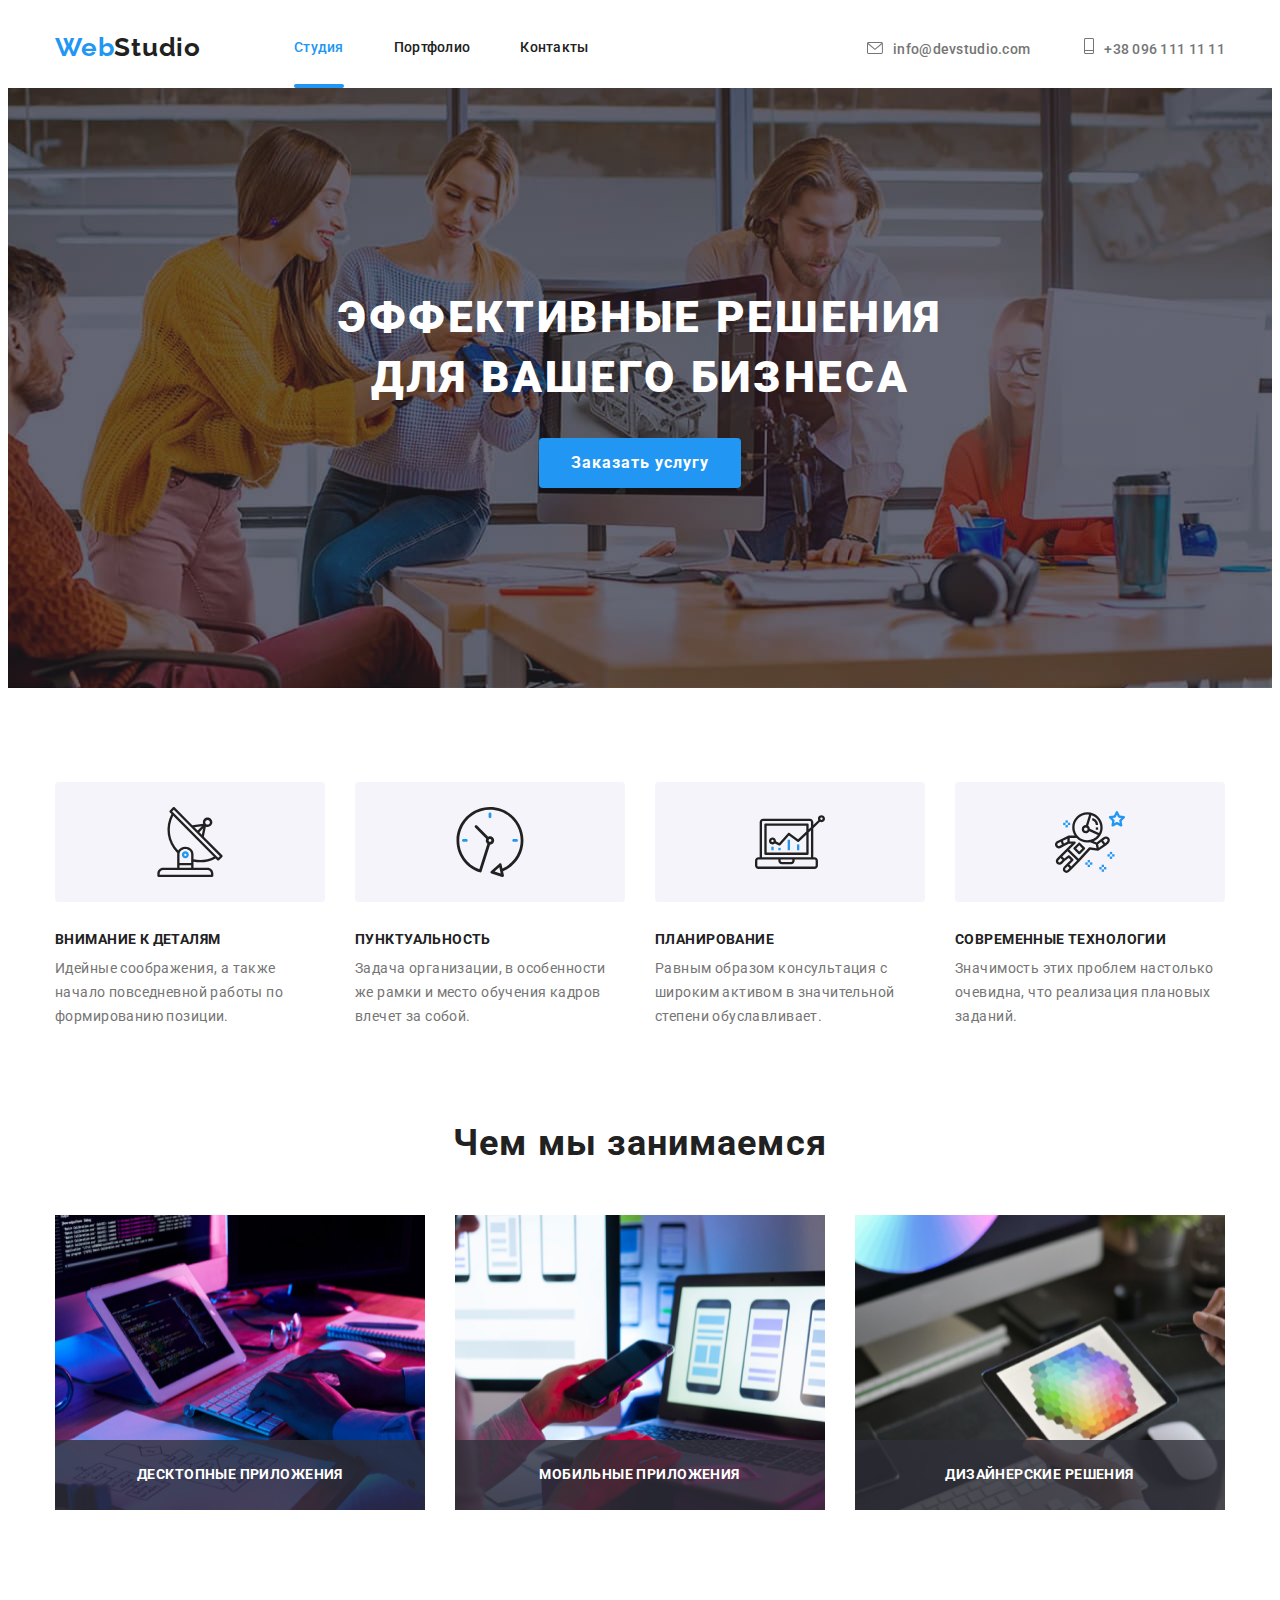
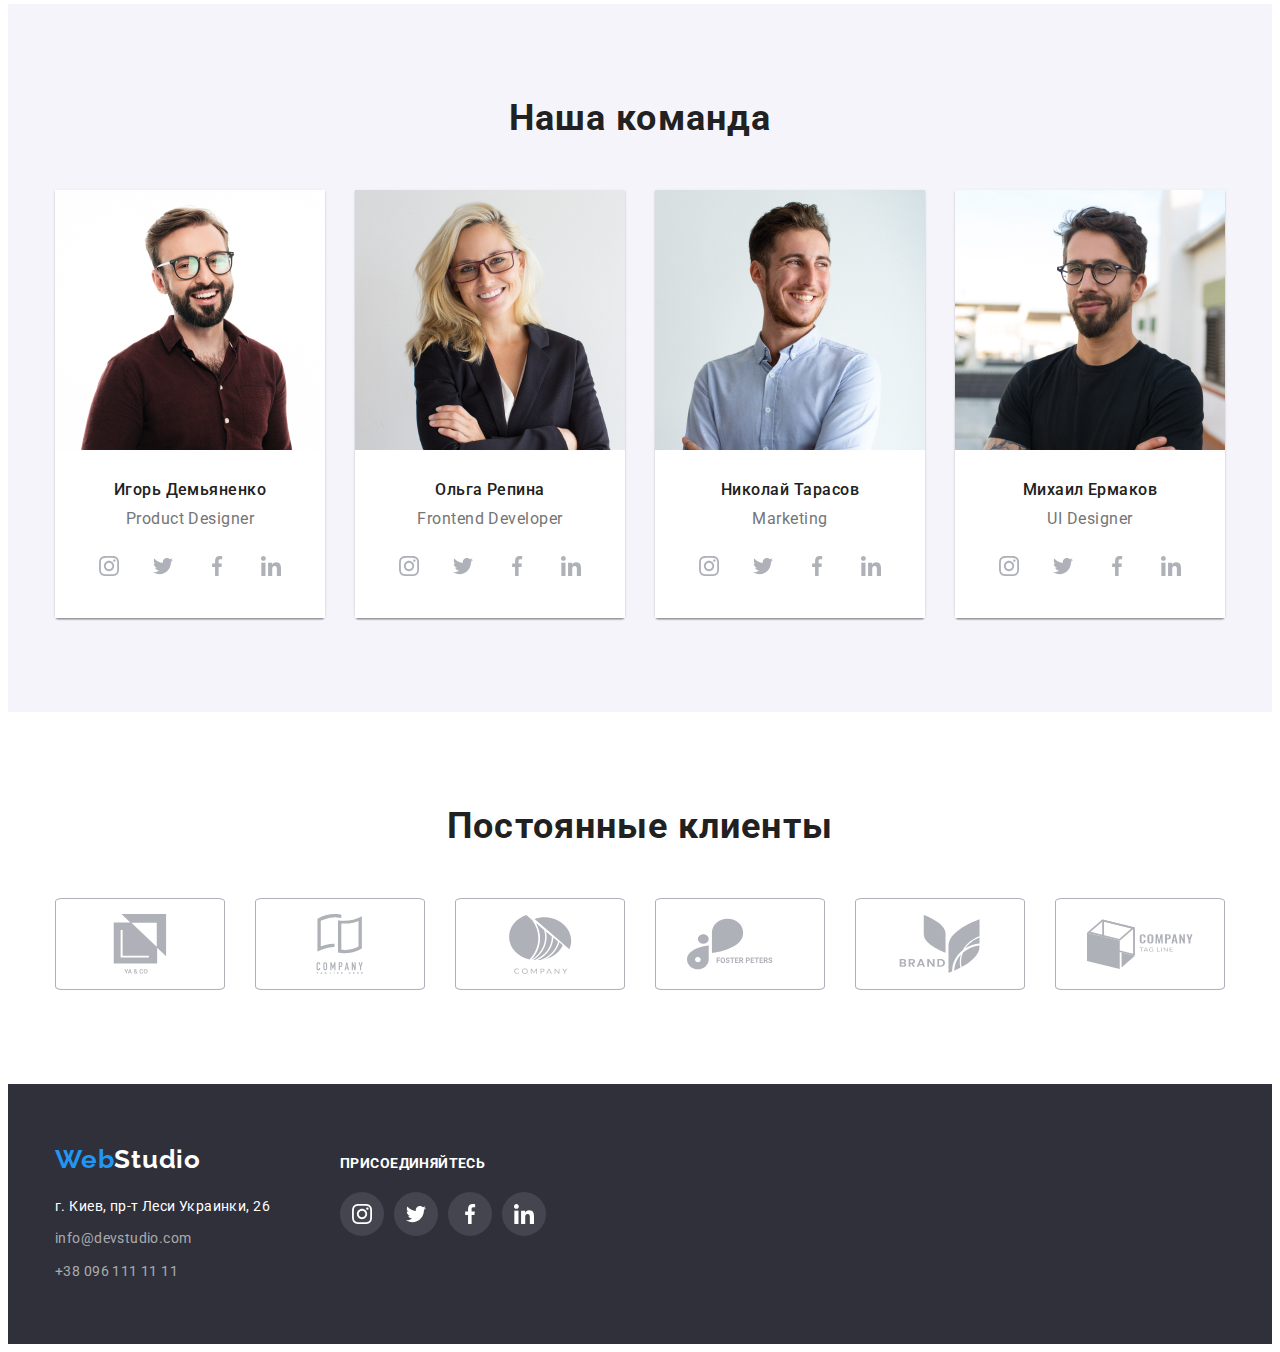
<file: index.html>
<!DOCTYPE html>
<html lang="ru">
<head>
    <meta charset="UTF-8">
    <meta http-equiv="X-UA-Compatible" content="IE=edge">
    <meta name="viewport" content="width=device-width, initial-scale=1.0">
    <title>Document</title>
    <link rel="stylesheet" href="https://cdnjs.cloudflare.com/ajax/libs/modern-normalize/1.1.0/modern-normalize.min.css"
          integrity="sha512-wpPYUAdjBVSE4KJnH1VR1HeZfpl1ub8YT/NKx4PuQ5NmX2tKuGu6U/JRp5y+Y8XG2tV+wKQpNHVUX03MfMFn9Q=="
          crossorigin="anonymous" referrerpolicy="no-referrer" />
    <link rel="stylesheet" href="./css/styles.css" />
    <link rel="preconnect" href="https://fonts.gstatic.com">
    <link href="https://fonts.googleapis.com/css2?family=Raleway:wght@700&family=Roboto:wght@400;500;700;900&display=swap"
          rel="stylesheet" />
</head>
<body>
<!-- Header -->
    <header class="header">
        <div class="container main-nav">
        <nav class="header-nav">
            <a href="" class="header-logo">Web<span class="accent-header">Studio</span></a>
            <ul class="header-list">
                <li class="header-item"><a href="./index.html" class="header-link current">Студия</a></li>
                <li class="header-item"><a href="./portfolio.html" class="header-link">Портфолио</a></li>
                <li class="header-item"><a href="" class="header-link">Контакты</a></li>
            </ul>
        </nav> 
            <ul class="header-contacts">
                <li class="contacts-item"><a href="mailto:info@devstudio.com" class="header-email">
                    <svg class="contacts-icon" width="16" height="12">
                        <use href="./images/icons.svg#icon-envelope"></use>
                    </svg>info@devstudio.com </a></li>
                <li class="contacts-item"><a href="tel:+380961111111" class="header-tel">
                    <svg class="contacts-icon" width="10" height="16">
                    <use href="./images/icons.svg#icon-tel"></use>
                </svg>+38 096 111 11 11</a></li>
            </ul>
        </div>
    </header>
<!-- Main content -->
    <main class="main">
        <section class="section hero-section">
            <div class="container hero-container">
            <h1 class="hero-title">Эффективные решения для вашего бизнеса</h1>
            <button type="button" class="hero-button" data-modal-open>Заказать услугу</button>
            </div>
        </section>
        
<!-- Our quality  -->
        <section class="section quality-section">
            <div class="container">
            <ul class="quality-list">
                <li class="quality-item">
                    <h3 class="quality-about">ВНИМАНИЕ К ДЕТАЛЯМ</h3>
                    <p class="quality-description">Идейные соображения, а также начало повседневной работы по формированию позиции.</p>
                </li>
                <li class="quality-item">
                    <h3 class="quality-about">ПУНКТУАЛЬНОСТЬ</h3>
                    <p class="quality-description">Задача организации, в особенности же рамки и место обучения кадров влечет за собой.</p>
                </li>
                <li class="quality-item">
                    <h3 class="quality-about">ПЛАНИРОВАНИЕ</h3>
                    <p class="quality-description">Равным образом консультация с широким активом в значительной степени обуславливает.</p>
                </li>
                <li class="quality-item">
                    <h3 class="quality-about">СОВРЕМЕННЫЕ ТЕХНОЛОГИИ</h3>
                    <p class="quality-description">Значимость этих проблем настолько очевидна, что реализация плановых заданий.</p>
                </li>
            </ul>
            </div>
        </section>
<!-- Our products -->
        <section class="section products-section">
            <div class="our-products container">
            <h2 class="products-title">Чем мы занимаемся</h2>
            <ul class="products-list">
                <li class="products-item">
                    <div class="product-thumb">
                        <img src="./images/box1.jpg" alt="Десктопные приложения" height="295" width="370">
                        <div class="product-actions">
                            <p class="product-about">Десктопные приложения</p>
                        </div>
                    </div>
                </li>
                <li class="products-item">
                    <div class="product-thumb">
                        <img src="./images/box2.jpg" alt="Мобильные приложения" height="295" width="370">
                        <div class="product-actions">
                            <p class="product-about">Мобильные приложения</p>
                    </div>
                </div>
                </li>
                <li class="products-item">
                    <div class="product-thumb">
                        <img src="./images/box3.jpg" alt="Дизайнерские решения" height="295" width="370">
                        <div class="product-actions">
                            <p class="product-about">Дизайнерские решения</p>
                    </div>
                </div>
                </li>
            </ul>
            </div>
        </section>
<!-- Our team -->
        <section class="section team-section">
            <div class="our-team container">
            <h2 class="team">Наша команда</h2>
            <ul class="team-list">
                <li class="team-item">
                    <img src="./images/img1.jpg" alt="Игорь" height="260" width="270">
                    <div class="team-member-description">
                        <h3 class="team-member">Игорь Демьяненко</h3>
                        <p class="team-member-skill">Product Designer</p>
                        <ul class="member-soc-list list">
                                <li class="member-soc-item"><a href="" class="member-soc-link link">
                                    <svg class="member-soc-icon" width="20" height="20">
                                        <use href="./images/icons.svg#icon-instagram"></use>
                                    </svg>
                                </a>
                                </li>
                                <li class="member-soc-item"><a href="" class="member-soc-link link">
                                    <svg class="member-soc-icon" width="20" height="20">
                                        <use href="./images/icons.svg#icon-twitter"></use>
                                    </svg>
                                </a>
                                </li>
                                <li class="member-soc-item"><a href="" class="member-soc-link link">
                                    <svg class="member-soc-icon" width="20" height="20">
                                        <use href="./images/icons.svg#icon-facebook"></use>
                                    </svg>
                                </a>
                                </li>
                                <li class="member-soc-item"><a href="" class="member-soc-link link">
                                    <svg class="member-soc-icon" width="20" height="20">
                                        <use href="./images/icons.svg#icon-linkedin"></use>
                                    </svg>
                                </a>
                                </li>
                        </ul>
                    </div> 
               </li>
                <li class="team-item">
                    <img src="./images/img2.jpg" alt="Ольга" height="260" width="270">
                    <div class="team-member-description">
                    <h3 class="team-member">Ольга Репина</h3>
                    <p class="team-member-skill">Frontend Developer</p>
                        <ul class="member-soc-list list">
                            <li class="member-soc-item"><a href="" class="member-soc-link link">
                                    <svg class="member-soc-icon" width="20" height="20">
                                        <use href="./images/icons.svg#icon-instagram"></use>
                                    </svg>
                                </a>
                            </li>
                            <li class="member-soc-item"><a href="" class="member-soc-link link">
                                    <svg class="member-soc-icon" width="20" height="20">
                                        <use href="./images/icons.svg#icon-twitter"></use>
                                    </svg>
                                </a>
                            </li>
                            <li class="member-soc-item"><a href="" class="member-soc-link link">
                                    <svg class="member-soc-icon" width="20" height="20">
                                        <use href="./images/icons.svg#icon-facebook"></use>
                                    </svg>
                                </a>
                            </li>
                            <li class="member-soc-item"><a href="" class="member-soc-link link">
                                    <svg class="member-soc-icon" width="20" height="20">
                                        <use href="./images/icons.svg#icon-linkedin"></use>
                                    </svg>
                                </a>
                            </li>
                        </ul>
                    </div>
                    </li>
                <li class="team-item">
                    <img src="./images/img3.jpg" alt="Николай" height="260" width="270">
                    <div class="team-member-description">
                    <h3 class="team-member">Николай Тарасов</h3>
                    <p class="team-member-skill">Marketing</p>
                        <ul class="member-soc-list list">
                            <li class="member-soc-item"><a href="" class="member-soc-link link">
                                    <svg class="member-soc-icon" width="20" height="20">
                                        <use href="./images/icons.svg#icon-instagram"></use>
                                    </svg>
                                </a>
                            </li>
                            <li class="member-soc-item"><a href="" class="member-soc-link link">
                                    <svg class="member-soc-icon" width="20" height="20">
                                        <use href="./images/icons.svg#icon-twitter"></use>
                                    </svg>
                                </a>
                            </li>
                            <li class="member-soc-item"><a href="" class="member-soc-link link">
                                    <svg class="member-soc-icon" width="20" height="20">
                                        <use href="./images/icons.svg#icon-facebook"></use>
                                    </svg>
                                </a>
                            </li>
                            <li class="member-soc-item"><a href="" class="member-soc-link link">
                                    <svg class="member-soc-icon" width="20" height="20">
                                        <use href="./images/icons.svg#icon-linkedin"></use>
                                    </svg>
                                </a>
                            </li>
                        </ul>
                    </div>        
                </li>
                <li class="team-item">
                    <img src="./images/img4.jpg" alt="Михаил" height="260" width="270">
                    <div class="team-member-description">
                    <h3 class="team-member">Михаил Ермаков</h3>
                    <p class="team-member-skill">UI Designer</p>
                        <ul class="member-soc-list list">
                            <li class="member-soc-item"><a href="" class="member-soc-link link">
                                    <svg class="member-soc-icon" width="20" height="20">
                                        <use href="./images/icons.svg#icon-instagram"></use>
                                    </svg>
                                </a>
                            </li>
                            <li class="member-soc-item"><a href="" class="member-soc-link link">
                                    <svg class="member-soc-icon" width="20" height="20">
                                        <use href="./images/icons.svg#icon-twitter"></use>
                                    </svg>
                                </a>
                            </li>
                            <li class="member-soc-item"><a href="" class="member-soc-link link">
                                    <svg class="member-soc-icon" width="20" height="20">
                                        <use href="./images/icons.svg#icon-facebook"></use>
                                    </svg>
                                </a>
                            </li>
                            <li class="member-soc-item"><a href="" class="member-soc-link link">
                                    <svg class="member-soc-icon" width="20" height="20">
                                        <use href="./images/icons.svg#icon-linkedin"></use>
                                    </svg>
                                </a>
                            </li>
                        </ul>
                    </div>      
              </li>
            </ul>
            </div>
        </section>
<!-- Our clients -->
        <section class="section clients-section">
            <h2 class="team">Постоянные клиенты</h2>
            <ul class="clients-list">
                <li class="clients-item"><a href="" class="clients-soc-link link">
                        <svg class="clients-soc-icon" width="106" height="60">
                        <use href="./images/icons.svg#icon-ya"></use>
                        </svg>
                    </a>
                </li>
                <li class="clients-item"><a href="" class="clients-soc-link link">
                        <svg class="clients-soc-icon" width="106" height="60">
                            <use href="./images/icons.svg#icon-tagline"></use>
                        </svg>
                    </a>
                </li>
                <li class="clients-item"><a href="" class="clients-soc-link link">
                        <svg class="clients-soc-icon" width="106" height="60">
                            <use href="./images/icons.svg#icon-company"></use>
                        </svg>
                    </a>
                </li>
                <li class="clients-item"><a href="" class="clients-soc-link link">
                        <svg class="clients-soc-icon" width="106" height="60">
                            <use href="./images/icons.svg#icon-foster"></use>
                        </svg>
                    </a>
                </li>
                <li class="clients-item"><a href="" class="clients-soc-link link">
                        <svg class="clients-soc-icon" width="106" height="60">
                            <use href="./images/icons.svg#icon-brand"></use>
                        </svg>
                    </a>
                </li>
                <li class="clients-item"><a href="" class="clients-soc-link link">
                        <svg class="clients-soc-icon" width="106" height="60">
                            <use href="./images/icons.svg#icon-companytag"></use>
                        </svg>
                    </a>
                </li>
            </ul>
        </section>


    </main>
<!--Footer-->
    <footer class="footer">
        <section class="section footer-section">
        <div class="container footer-nav">
            <div class="footer-address">
            <div class="logodiv">
                <a href="" class="footer-logo">Web<span class="accent-footer">Studio</span></a>
            </div>
            <address class="address">г. Киев, пр-т Леси Украинки, 26</address>
            <ul class="footer-contacts-list">
                <li class="footer-contacts-item"><a href="mailto:info@devstudio.com" class="footer-email">info@devstudio.com</a></li>
                <li class="footer-contacts-item"><a href="tel:+380961111111" class="footer-tel">+38 096 111 11 11</a></li>
            </ul>
            </div>
            <div class="footer-soc">
            <h2 class="connect">Присоединяйтесь</h2>
            <ul class="footer-soc-list list">
                <li class="footer-soc-item"><a href="" class="footer-soc-link link">
                        <svg class="footer-soc-icon" width="20" height="20">
                            <use href="./images/icons.svg#icon-instagram"></use>
                        </svg>
                    </a>
                </li>
                <li class="footer-soc-item"><a href="" class="footer-soc-link link">
                        <svg class="footer-soc-icon" width="20" height="20">
                            <use href="./images/icons.svg#icon-twitter"></use>
                        </svg>
                    </a>
                </li>
                <li class="footer-soc-item"><a href="" class="footer-soc-link link">
                        <svg class="footer-soc-icon" width="20" height="20">
                            <use href="./images/icons.svg#icon-facebook"></use>
                        </svg>
                    </a>
                </li>
                <li class="footer-soc-item"><a href="" class="footer-soc-link link">
                        <svg class="footer-soc-icon" width="20" height="20">
                            <use href="./images/icons.svg#icon-linkedin"></use>
                        </svg>
                    </a>
                </li>
            </ul>
            </div>

        </div>
        </section>
    </footer>
    <div class="backdrop is-hidden" data-modal>
        <div class="modal">
            <button class="close" data-modal-close><svg class="close-x" width="11" height="11">
                <use href="./images/icons.svg#icon-Vector"></use>
            </svg></button>
        </div>
    </div>
    <script src="./js/modal.js"></script>
</body>
</html>
</file>
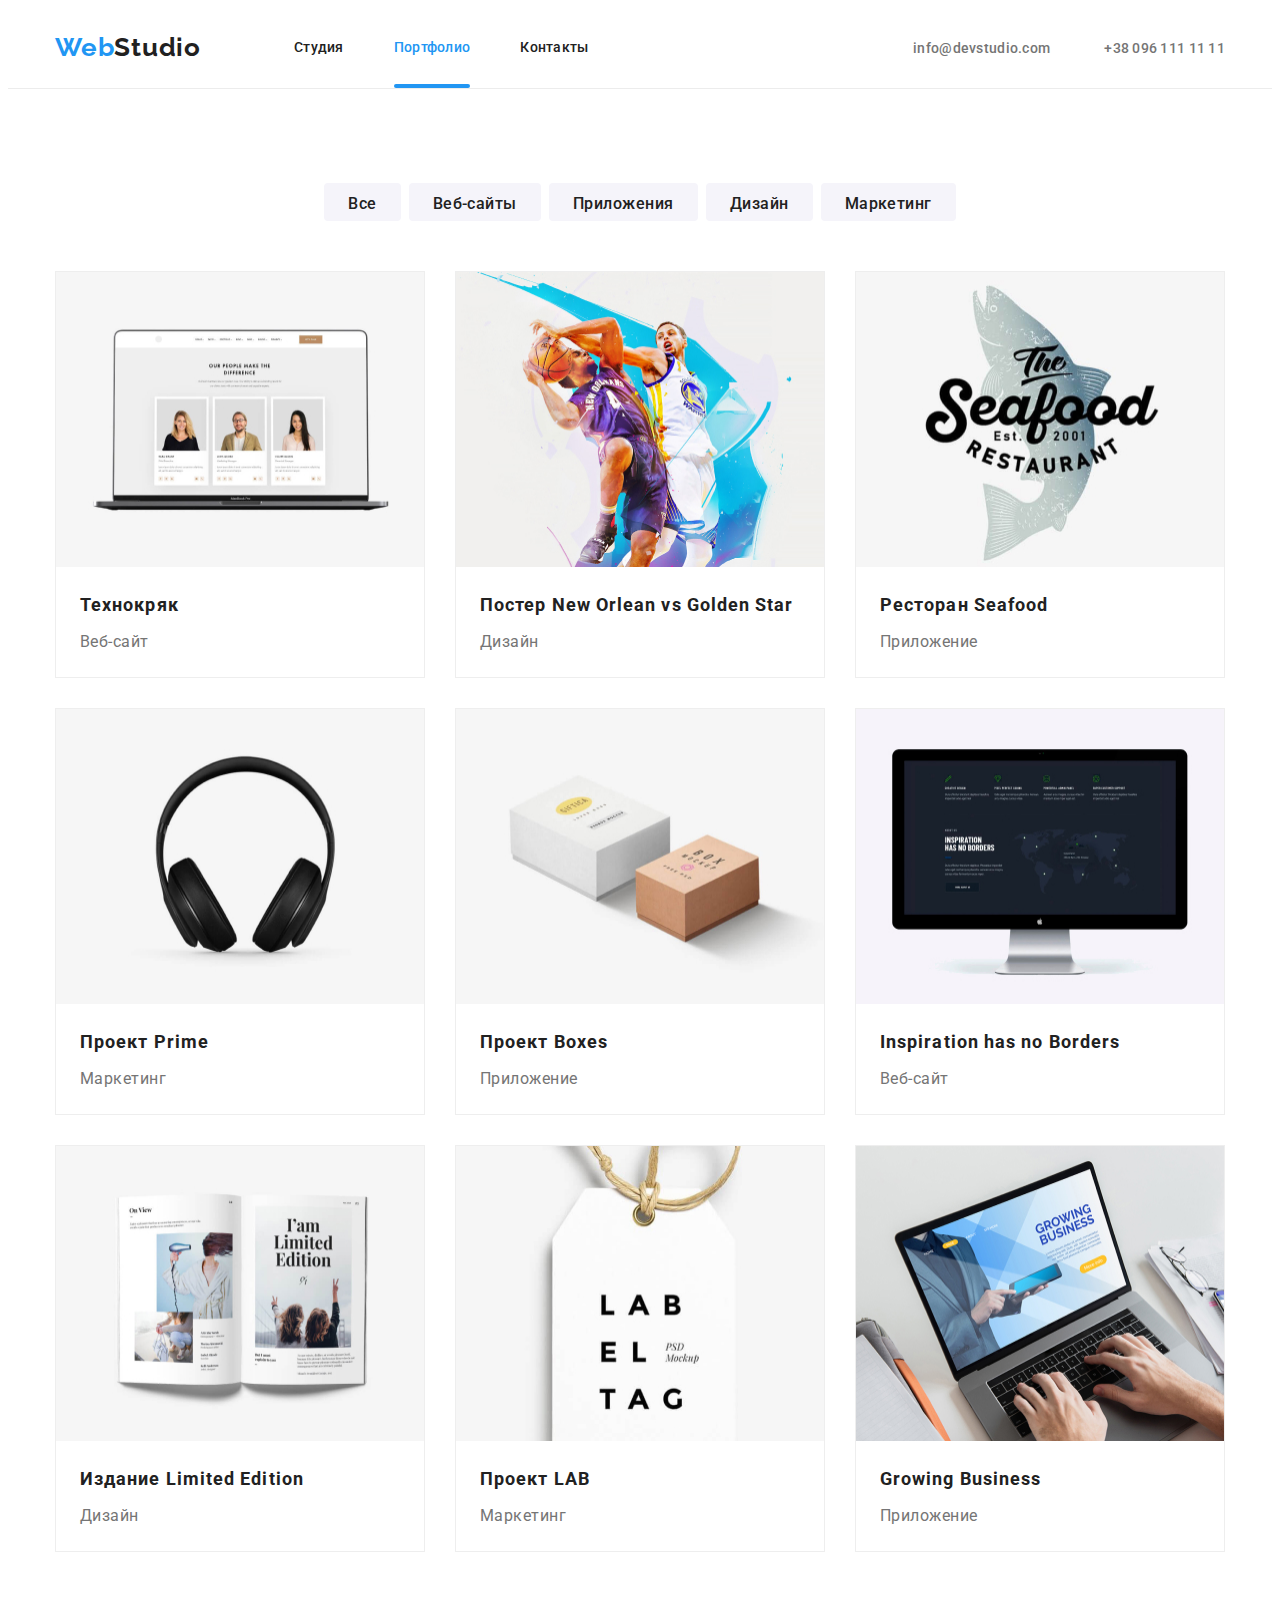
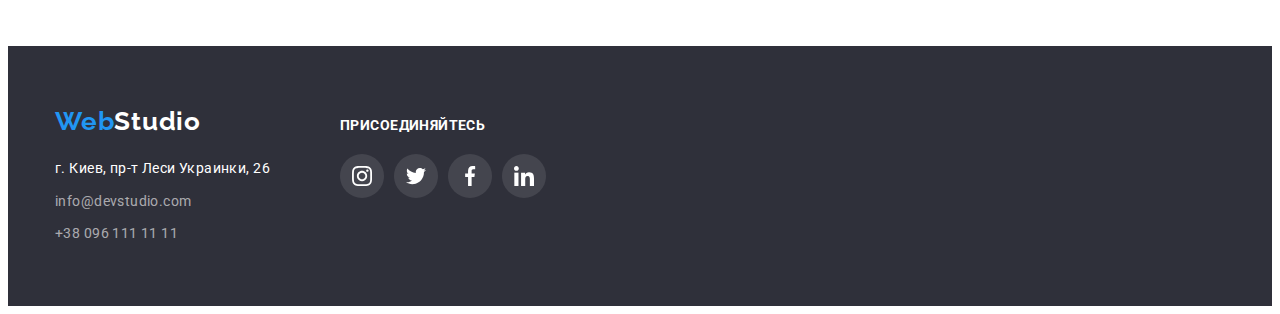
<file: portfolio.html>
<!DOCTYPE html>
<html lang="ru">
<head>
    <meta charset="UTF-8">
    <meta http-equiv="X-UA-Compatible" content="IE=edge">
    <meta name="viewport" content="width=device-width, initial-scale=1.0">
    <title>Portfolio</title>
    <link rel="stylesheet" href="./css/styles.css" />
    <link rel="preconnect" href="https://fonts.gstatic.com">
    <link href="https://fonts.googleapis.com/css2?family=Raleway:wght@700&family=Roboto:wght@400;500;700;900&display=swap"
        rel="stylesheet" />
</head>
<body>
<!-- Header -->
    <header class="header header-portfolio">
        <section class="section header-section">
            <div class="container main-nav">
                <nav class="header-nav">
                    <a href="" class="header-logo">Web<span class="accent-header">Studio</span></a>
                    <ul class="header-list">
                        <li class="header-item"><a href="./index.html" class="header-link">Студия</a></li>
                        <li class="header-item"><a href="./portfolio.html" class="header-link current">Портфолио</a></li>
                        <li class="header-item"><a href="" class="header-link">Контакты</a></li>
                    </ul>
                </nav>
                <ul class="header-contacts">
                    <li class="contacts-item"><a href="mailto:info@devstudio.com"
                            class="header-email">info@devstudio.com</a></li>
                    <li class="contacts-item"><a href="tel:+380961111111" class="header-tel">+38 096 111 11 11</a></li>
                </ul>
            </div>
        </section>
    </header>
<!-- Main section -->
    <main class="main">
        <section class="section section-portfolio">
            <div class="container">
<!-- Buttons Filter -->
            <ul class="buttons-list">
                <li class="buttons-list-item">
                    <button type="button" class="button-portfolio">Все</button>
                </li>
                <li class="buttons-list-item">
                    <button type="button" class="button-portfolio">Веб-сайты</button>
                </li>
                <li class="buttons-list-item">
                    <button type="button" class="button-portfolio">Приложения</button>
                </li>
                <li class="buttons-list-item">
                    <button type="button" class="button-portfolio">Дизайн</button>
                </li>
                <li class="buttons-list-item">
                    <button type="button" class="button-portfolio">Маркетинг</button>
                </li>
            </ul>
            
        
<!-- Projects -->
            
            <ul class="projects-list">
                <li class="projects-item">
                    <div class="project-thumb">
                        <img src="./images/portfolio1.jpg" alt="пример1" height="295" width="370">
                            <div class="project-overlay">
                                <div class= "project-actions">
                                    <p class= "project-about">Ресурс предлагает комплексные предложения с разным уровнем функционала и сервисов. Все это позволит посетителю получить
                                исчерпывающие сведения о компании или частном лице.</p>
                                </div>
                            </div>
                    </div>
                    <div class="project-description">
                        <h2 class="project-name">Технокряк</h2>
                        <p class="project-type">Веб-сайт</p>
                    </div>
                </li>
                <li class="projects-item">
                    <div class="project-thumb">
                        <img src="./images/portfolio2.jpg" alt="пример2" height="295" width="370">
                        <div class="project-overlay">
                            <div class="project-actions">
                                <p class="project-about">Ресурс предлагает комплексные предложения с разным уровнем функционала и сервисов. Все
                                    это позволит посетителю получить
                                    исчерпывающие сведения о компании или частном лице.</p>
                            </div>
                        </div>
                    </div>
                    <div class="project-description">
                     <h2 class="project-name">Постер New Orlean vs Golden Star</h2>
                     <p class="project-type">Дизайн</p>
                     </div>
                </li>
                <li class="projects-item">
                    <div class="project-thumb">
                        <img src="./images/portfolio3.jpg" alt="пример3" height="295" width="370">
                        <div class="project-overlay">
                            <div class="project-actions">
                                <p class="project-about">Ресурс предлагает комплексные предложения с разным уровнем функционала и сервисов. Все
                                    это позволит посетителю получить
                                    исчерпывающие сведения о компании или частном лице.</p>
                            </div>
                        </div>
                    </div>
                    <div class="project-description">
                     <h2 class="project-name">Ресторан Seafood</h2>
                     <p class="project-type">Приложение</p>
                     </div>
                </li>
                <li class="projects-item">
                    <div class="project-thumb">
                        <img src="./images/portfolio4.jpg" alt="пример4" height="295" width="370">
                        <div class="project-overlay">
                            <div class="project-actions">
                                <p class="project-about">Ресурс предлагает комплексные предложения с разным уровнем функционала и сервисов. Все
                                    это позволит посетителю получить
                                    исчерпывающие сведения о компании или частном лице.</p>
                            </div>
                        </div>
                    </div>
                    <div class="project-description">
                     <h2 class="project-name">Проект Prime</h2>
                     <p class="project-type">Маркетинг</p>
                     </div>
                </li>
                <li class="projects-item">
                    <div class="project-thumb">
                        <img src="./images/portfolio5.jpg" alt="пример5" height="295" width="370">
                        <div class="project-overlay">
                            <div class="project-actions">
                                <p class="project-about">Ресурс предлагает комплексные предложения с разным уровнем функционала и сервисов. Все
                                    это позволит посетителю получить
                                    исчерпывающие сведения о компании или частном лице.</p>
                            </div>
                        </div>
                    </div>
                    <div class="project-description">
                     <h2 class="project-name">Проект Boxes</h2>
                     <p class="project-type">Приложение</p>
                     </div>
                </li>
                <li class="projects-item">
                    <div class="project-thumb">
                        <img src="./images/portfolio6.jpg" alt="пример6" height="295" width="370">
                        <div class="project-overlay">
                            <div class="project-actions">
                                <p class="project-about">Ресурс предлагает комплексные предложения с разным уровнем функционала и сервисов. Все
                                    это позволит посетителю получить
                                    исчерпывающие сведения о компании или частном лице.</p>
                            </div>
                        </div>
                    </div>
                    <div class="project-description">
                     <h2 class="project-name">Inspiration has no Borders</h2>
                     <p class="project-type">Веб-сайт</p>
                     </div>
                </li>
                <li class="projects-item">
                    <div class="project-thumb">
                        <img src="./images/portfolio7.jpg" alt="пример7" height="295" width="370">
                        <div class="project-overlay">
                            <div class="project-actions">
                                <p class="project-about">Ресурс предлагает комплексные предложения с разным уровнем функционала и сервисов. Все
                                    это позволит посетителю получить
                                    исчерпывающие сведения о компании или частном лице.</p>
                            </div>
                        </div>
                    </div>
                    <div class="project-description">
                     <h2 class="project-name">Издание Limited Edition</h2>
                     <p class="project-type">Дизайн</p>
                     </div>
                </li>
                <li class="projects-item">
                    <div class="project-thumb">
                        <img src="./images/portfolio8.jpg" alt="пример8" height="295" width="370">
                        <div class="project-overlay">
                            <div class="project-actions">
                                <p class="project-about">Ресурс предлагает комплексные предложения с разным уровнем функционала и сервисов. Все
                                    это позволит посетителю получить
                                    исчерпывающие сведения о компании или частном лице.</p>
                            </div>
                        </div>
                    </div>
                    <div class="project-description">
                     <h2 class="project-name">Проект LAB</h2>
                     <p class="project-type">Маркетинг</p>
                     </div>
                </li>
                <li class="projects-item">
                    <div class="project-thumb">
                        <img src="./images/portfolio9.jpg" alt="пример9" height="295" width="370">
                        <div class="project-overlay">
                            <div class="project-actions">
                                <p class="project-about">Ресурс предлагает комплексные предложения с разным уровнем функционала и сервисов. Все
                                    это позволит посетителю получить
                                    исчерпывающие сведения о компании или частном лице.</p>
                            </div>
                        </div>
                    </div>
                    <div class="project-description">
                     <h2 class="project-name">Growing Business</h2>
                     <p class="project-type">Приложение</p>
                     </div>
                </li>
            </ul>
            </div>
        </section>
    </main>
<!-- Footer -->
    <footer class="footer">
        <section class="section footer-section">
            <div class="container footer-nav">
                <div class="footer-address">
                    <div class="logodiv">
                        <a href="" class="footer-logo">Web<span class="accent-footer">Studio</span></a>
                    </div>
                    <address class="address">г. Киев, пр-т Леси Украинки, 26</address>
                    <ul class="footer-contacts-list">
                        <li class="footer-contacts-item"><a href="mailto:info@devstudio.com"
                                class="footer-email">info@devstudio.com</a></li>
                        <li class="footer-contacts-item"><a href="tel:+380961111111" class="footer-tel">+38 096 111 11
                                11</a></li>
                    </ul>
                </div>
                <div class="footer-soc">
                    <h2 class="connect">Присоединяйтесь</h2>
                    <ul class="footer-soc-list list">
                        <li class="footer-soc-item"><a href="" class="footer-soc-link link">
                                <svg class="footer-soc-icon" width="20" height="20">
                                    <use href="./images/icons.svg#icon-instagram"></use>
                                </svg>
                            </a>
                        </li>
                        <li class="footer-soc-item"><a href="" class="footer-soc-link link">
                                <svg class="footer-soc-icon" width="20" height="20">
                                    <use href="./images/icons.svg#icon-twitter"></use>
                                </svg>
                            </a>
                        </li>
                        <li class="footer-soc-item"><a href="" class="footer-soc-link link">
                                <svg class="footer-soc-icon" width="20" height="20">
                                    <use href="./images/icons.svg#icon-facebook"></use>
                                </svg>
                            </a>
                        </li>
                        <li class="footer-soc-item"><a href="" class="footer-soc-link link">
                                <svg class="footer-soc-icon" width="20" height="20">
                                    <use href="./images/icons.svg#icon-linkedin"></use>
                                </svg>
                            </a>
                        </li>
                    </ul>
                </div>
    
            </div>
        </section>
    </footer>
</body>
</html>
</file>
<file: css/styles.css>
/* main text color rgba(33, 33, 33, 1); */
/* secondary text color rgba(117, 117, 117, 1); */
/* accent color rgba(33, 150, 243, 1); */
/* secondary accent color rgba(255, 255, 255, 1); */
/* background color rgba(255, 255, 255, 1); */
/* secondary background color rgba(245, 244, 250, 1); */
:root {
    --main-text-color: rgba(33, 33, 33, 1);
    --secondary-text-color: rgba(117, 117, 117, 1);
    --thirdly-text-color: rgba(255, 255, 255, 0.6);
    --accent-text-color: rgba(255, 255, 255, 1);
    --accent-color: rgba(33, 150, 243, 1);
    --secondary-accent-color: rgba(255, 255, 255, 1);
    --background-color: rgba(255, 255, 255, 1);
    --secondary-background-color: rgba(245, 244, 250, 1);
    --thirdly-background-color: rgba(47, 48, 58, 1);
    --soc-icon-color: rgba(175, 177, 184, 1);
}
body {
    font-family: Roboto, sans-serif;
    background-color: var(--background-color);
    color: var(--main-text-color);
    
}
address {
    margin-bottom: 9px;
}
img {
    display: block;
}
* {
    box-sizing: border-box;
}

p, h1, h2, h3, h4, h5, h6 {
    margin: 0;
}
ul {
    list-style: none;
    margin: 0;
    padding-left: 0;
}
.container {
    width: 1200px;
    padding-left: 15px;
    padding-right: 15px;
    margin-left: auto;
    margin-right: auto;
    
}
.hero-container {
    padding: 200px 0px;
}
/* .section {
    width: 1600px;
    margin: 0 auto;
} */

/* Navigation */
.header-logo {
    color: var(--accent-color);
    font-family: 'Raleway';
    font-style: normal;
    font-weight: 700;
    font-size: 26px;
    line-height: 31px;  
    letter-spacing: 0.03em;
    text-decoration: none;
    margin-right: 93px;
    padding-top: 24px;
    padding-bottom: 24px;
}
.accent-header {
    color: var(--main-text-color);
}
.header-list .header-link.current{
    color: var(--accent-color);
}
.header-list .header-link.current::after {
    content: '';
    display: block;
    background-color: var(--accent-color);
    width: 100%;
    height: 4px;
    border-radius: 2px;
    position: absolute;
    left: 0;
    bottom: 0;
}
.header-item {
    position: relative;
}
.header-link {
    color: var(--main-text-color);
    text-decoration: none;
}
.header-link:hover,
.header-link:focus {
    color: var(--accent-color);
}
.header-contacts a {
    color: var(--secondary-text-color);
    text-decoration: none;
    font-weight: 500;
    font-size: 14px;
    line-height: 1.17;
    letter-spacing: 0.02em;
}
.header-list a {
    font-family: Roboto;
    font-weight: 500;
    font-size: 14px;
    line-height: 1.14;
    letter-spacing: 0.02em;
}
.header-contacts a:hover,
.header-contacts a:focus {
    color: var(--accent-color);
}
.header-portfolio {
    border-bottom: 1px solid rgba(236, 236, 236, 1);
}


/* Footer */
.footer-logo {
    color: var(--accent-color);
    font-family: 'Raleway';
    font-style: normal;
    font-weight: 700;
    font-size: 26px;
    line-height: 1.19;  
    letter-spacing: 0.03em;
    text-decoration: none;
}

.accent-footer {
    color: var(--secondary-accent-color);
}
.footer-section {
    display: flex;
    background-color: var(--thirdly-background-color);
    padding: 60px 0;
}
address {
    color: var(--accent-text-color);
    font-style: normal;
    font-size: 14px;
    line-height: 1.71;
    letter-spacing: 0.03em;
}
.footer-contacts-list a {
    color: var(--thirdly-text-color);
    text-decoration: none;
    font-style: normal;
    font-size: 14px;
    line-height: 1.71;
    letter-spacing: 0.03em;
}

/* Buttons */
.hero-button {
    color: var(--secondary-accent-color);
    background-color: var(--accent-color);
    font-family: inherit;
    font-weight: 700;
    font-size: 16px;
    line-height: 1.87;
    text-align: center;
    letter-spacing: 0.06em;
    cursor: pointer;
    padding: 10px 32px;
    min-width: 200px;
    max-height: 50px;
    border-radius: 4px;
    display: block;
    margin: 0 auto;
    border: 0rem;
    box-shadow: 0px 4px 4px rgba(0, 0, 0, 0.15);
    
}
.button-portfolio {
    font-family: inherit;
    background-color: var(--secondary-background-color);
    color: var(--main-text-color);
    border-color: transparent;
    font-weight: 500;
    font-size: 16px;
    line-height: 1.6;
    text-align: center;
    letter-spacing: 0.03em;
    cursor: pointer;
    padding: 6px 22px;
    min-width: 73px;
    max-height: 38px;
    border-radius: 4px;
    transition: background-color 250ms cubic-bezier(0.4, 0, 0.2, 1),
    color 250ms cubic-bezier(0.4, 0, 0.2, 1);
}

.button-portfolio:hover,
.button-portfolio:focus,
.button-portfolio:active {
    background-color: var(--accent-color);
    color: var(--accent-text-color);
    border-color: transparent;
    box-shadow: 0px 3px 1px rgba(0, 0, 0, 0.1), 0px 1px 2px rgba(0, 0, 0, 0.08), 0px 2px 2px rgba(0, 0, 0, 0.12);
    border-radius: 4px;
}

.buttons-list {
    margin-bottom: 50px;
    display: flex;
    justify-content: center;
}
.buttons-list-item:not(:last-child) {
    margin-right: 8px;
}

/* Styles index.html */
.hero-section {
    max-width: 1600px;
    background-color: var(--thirdly-background-color);
    background-image: linear-gradient(rgba(47, 48, 58, 0.4), rgba(47, 48, 58, 0.4)),
    url(../images/bg-hero-img.jpg);
    background-repeat: no-repeat;
    background-position: center;
    background-size: cover;
    margin: 0 auto;
}
.second-section {
    background-color: var(--background-color)
}
.quality-section {
    padding: 94px 0;
}
.team-section {
    background-color: var(--secondary-background-color);
    padding: 94px 0;
}
.products-section {
    padding: 0;
    padding-bottom: 94px;
}


.hero-title {
    color: var(--accent-text-color);
    font-weight: 900;
    font-size: 44px;
    line-height: 1.36;
    text-align: center;
    letter-spacing: 0.06em;
    text-transform: uppercase;
    max-width: 696px;
    margin: 0 auto;
    margin-bottom: 30px;
}

.quality-about {
    font-weight: 700;
    font-size: 14px;
    line-height: 1.14;
    letter-spacing: 0.03em;
    text-transform: uppercase;
    margin-bottom: 10px;
}
.quality-list {
    display: flex;
}

.quality-item {
    margin-right: 30px;
    min-width: 270px;
}
.quality-item:last-child {
    margin-right: 0;
}
.quality-description {
    color: var(--secondary-text-color);
    font-size: 14px;
    line-height: 1.71;
    letter-spacing: 0.03em;
}

.products-title {
    font-weight: 700;
    font-size: 36px;
    line-height: 1.16;
    text-align: center;
    letter-spacing: 0.03em;
    margin-bottom: 50px;
}
.products-list {
    display: flex;
}
.products-item {
margin-right: 30px;
}
.products-item:nth-child(3) {
    margin: 0px;
}

/* Team */
.team {
    font-weight: 700;
    font-size: 36px;
    line-height: 1.16;
    text-align: center;
    letter-spacing: 0.03em;
    margin-bottom: 50px;
    
}
.team-list {
    display: flex;
}
.team-item {
    margin-right: 30px;
    box-shadow: 0px 1px 3px rgba(0, 0, 0, 0.12), 0px 1px 1px rgba(0, 0, 0, 0.14), 0px 2px 1px rgba(0, 0, 0, 0.2);
    border-radius: 0px 0px 4px 4px;
    min-width: 270px;
}
.team-item:last-child{
    margin-right: 0;
}
.team-member {
    font-weight: 500;
    font-size: 16px;
    line-height: 1.19;
    letter-spacing: 0.03em;
    margin-bottom: 10px;
    text-align: center;
    min-width: 151px;

}

.team-member-skill {
    color: var(--secondary-text-color);
    font-size: 16px;
    line-height: 1.19;
    letter-spacing: 0.03em;
    text-align: center;
    margin-bottom: 16px;

}
.team-member-description {
    padding: 30px 32px;
    background-color: var(--accent-text-color);
}
.member-soc-list {
    display: flex;
    justify-content: center;
}
.member-soc-item {
    width: 44px;
    height: 44px;
    margin-left: 10px;
}
.member-soc-item:first-child{
    margin-left: 0;
}
.member-soc-link {
    display: flex;
    align-items: center;
    justify-content: center;
    width: 100%;
    height: 100%;
    border-radius: 50%;
    background-color: var(--accent-text-color);
    transition: background-color 250ms cubic-bezier(0.4, 0, 0.2, 1);
}
.member-soc-link:hover,
.member-soc-link:focus {
    background-color: var(--accent-color);
}

.member-soc-link:hover .member-soc-icon,
.member-soc-link:focus .member-soc-icon {
    fill: var(--accent-text-color);
}
.member-soc-icon {
    fill: var(--soc-icon-color);
    transition: fill 250ms cubic-bezier(0.4, 0, 0.2, 1);
}
/* Styles portfolio.html */
.section-portfolio{
    padding: 94px 0;
}
.project-name {
    font-weight: 700;
    font-size: 18px;
    line-height: 2;
    letter-spacing: 0.06em;
    margin-bottom: 4px;
}

.project-type {
    color: var(--secondary-text-color);
    font-size: 16px;
    line-height: 1.87;
    letter-spacing: 0.03em;
}

.projects-list {
    display: flex;
    flex-wrap: wrap;
    
}
.projects-item {
    width: 370px;
    margin-right: 30px;
    margin-bottom: 30px;
    border: 1px solid rgba(238, 238, 238, 1);
    cursor: pointer;
}


.projects-item:nth-child(3n) {
    margin-right: 0;
}
.project-description {
    padding: 20px 24px;
}
.projects-item:nth-child(n+7) {
    margin-bottom: 0;
}
.projects-item:hover,
.projects-item:focus {
    border: 1px solid #EEEEEE;
    box-shadow: 0px 1px 1px rgba(0, 0, 0, 0.12), 0px 4px 4px rgba(0, 0, 0, 0.06), 1px 4px 6px rgba(0, 0, 0, 0.16);
}
/* Test */
.header-list {
    display: flex;
    justify-content: space-between;
}

.header-nav {
    display: flex;
    align-items: center;
}
.header-list .header-link {
    padding-top: 32px;
    padding-bottom: 32px;
    display: block;
}
.header-contacts {
    display: inline-block;
    margin-left: auto;
}
.header-item:not(:last-child) {
    margin-right: 50px;
}
.contacts-item:not(:last-child) {
    margin-right: 50px;
}
.contacts-item {
    display: inline-flex;
    align-self: center;
    align-items: center;
}
.contacts-icon {
    margin-right: 10px;
    fill: currentColor;
}
.contacts-icon:hover,
.contacts-icon:focus {
    fill: var(--accent-color);
}

.main-nav {
    display: flex;
    align-items: center;
    /* border-bottom: 1px solid rgba(236, 236, 236, 1); */
}

/* Footer items
 */
.footer-contacts-item:not(:last-child) {
    margin-bottom: 9px;
}
.logodiv {
    margin-bottom: 20px;
}
.footer-soc-list {
    display: flex;
    justify-content: center;
}
.footer-nav {
    display: flex;
}
.footer-address {
    margin-right: 70px;
}
.connect {
    color: var(--accent-text-color);
    font-weight: 700;
    font-size: 14px;
    text-transform: uppercase;
    line-height: 1.14;
    letter-spacing: 0.03em;
    margin-bottom: 20px;
    font-style: normal;
}
.footer-soc {
    padding-top: 12px;
}
.footer-soc-item {
    width: 44px;
    height: 44px;
    margin-left: 10px;
}
.footer-soc-item:first-child {
    margin-left: 0;
}
.footer-soc-link {
    display: flex;
    align-items: center;
    justify-content: center;
    width: 100%;
    height: 100%;
    border-radius: 50%;
    background-color: rgba(255, 255, 255, 0.1);
    transition: background-color 250ms cubic-bezier(0.4, 0, 0.2, 1);
}
.footer-soc-link:hover,
.footer-soc-link:focus {
    background-color: var(--accent-color);
}
.footer-soc-link:hover .footer-soc-icon,
.footer-soc-link:focus .footer-soc-icon {
    fill: var(--accent-text-color);
}
.footer-soc-icon {
    fill: var(--accent-text-color);
}

/* Section clients */
.clients-section {
    padding-top: 94px;
    padding-bottom: 94px;
}


.clients-item {
    width: 170px;
    height: 92px;
    margin-left: 30px;
}

.clients-item:first-child {
    margin-left: 0;
}

.clients-soc-link {
    display: flex;
    align-items: center;
    justify-content: center;
    width: 170px;
    height: 92px;
    border: 1px solid rgba(175, 177, 184, 1);
    border-radius: 4%;
}


.clients-soc-link:hover .clients-soc-icon,
.clients-soc-link:focus .clients-soc-icon {
    fill: var(--accent-color);
}
.clients-soc-link:hover,
.clients-soc-link:focus {
    border-color: var(--accent-color);
}
.clients-soc-icon {
    fill: rgba(175, 177, 184, 1);
    transition: fill 250ms cubic-bezier(0.4, 0, 0.2, 1);
}
.clients-list {
    display: flex;
    align-items: center;
    justify-content: center;
}

.quality-item:first-child::before {
    display: block;
    background-color: var(--secondary-background-color);
    border-radius: 4px;
    content: "";
    width: 270px;
    height: 120px;
    background-image: url(../images/antenna1.svg);
    background-repeat: no-repeat;
    background-position: center;
    margin-bottom: 30px;
}

.quality-item:nth-child(3)::before {
    display: block;
    background-color: var(--secondary-background-color);
    border-radius: 4px;
    content: "";
    width: 270px;
    height: 120px;
    background-image: url(../images/diagram1.svg);
    background-repeat: no-repeat;
    background-position: center;
    margin-bottom: 30px;
}

.quality-item:nth-child(2)::before {
    display: block;
    background-color: var(--secondary-background-color);
    border-radius: 4px;
    content: "";
    width: 270px;
    height: 120px;
    background-image: url(../images/clock1.svg);
    background-repeat: no-repeat;
    background-position: center;
    margin-bottom: 30px;
}

.quality-item:nth-child(4)::before {
    display: block;
    background-color: var(--secondary-background-color);
    border-radius: 4px;
    content: "";
    width: 270px;
    height: 120px;
    background-image: url(../images/astronaut1.svg);
    background-repeat: no-repeat;
    background-position: center;
    margin-bottom: 30px;
}
.project-about {
    width: 322px;
    height: 168px;
    font-size: 18px;
    line-height: 1.55;
    letter-spacing: 0.03em;
    color: #FFFFFF;

}
.projects-item:hover .project-actions {
    opacity: 1;
    
}
.projects-item:hover .project-thumb::before{
    opacity: 1;
}
.project-thumb:hover::before {
    opacity: 1;
}


.project-overlay {
    position: absolute;
    top: 0;
    left: 0;
    width: 100%;
    height: 100%;
    background-color: rgba(33, 150, 243, 0.9);
    opacity: 1;
    transform: translateY(100%);
    transition: transform 250ms cubic-bezier(0.4, 0, 0.2, 1);
}
.projects-item:hover .project-overlay{
    transform: translateY(0);
    opacity: 1;
}
.project-thumb {
    position: relative;
    overflow: hidden;
}
.project-actions {
    display: flex;
    position: absolute;
    top: 50%;
    left: 50%;
    transform: translate(-50%, -50%);
    padding: 63px 24px;
    opacity: 0;
}

.product-about {
    font-weight: 700;
    font-size: 14px;
    line-height: 1.14;
    text-align: center;
    letter-spacing: 0.03em;
    text-transform: uppercase;
    color: #FFFFFF;
    min-width: 205px;
}

.product-thumb::before {
    position: absolute;
    content: '';
    width: 100%;
    height: 70px;
    background-color:rgba(47, 48, 58, 0.8);
    bottom: 0;
}
.product-thumb {
    position: relative;
}
.product-actions {
    position: absolute;
    bottom: 0;
    padding: 27px 82px;
}
/* {
transition-property: background-color;
transition-duration: 250ms;
transition-timing-function: cubic-bezier(0.4, 0, 0.2, 1);
transition: background-color 250ms cubic-bezier(0.4, 0, 0.2, 1);
} */


.backdrop {
    position: fixed;
    top: 0;
    left: 0;
    width: 100%;
    height: 100%;
    background-color: rgba(0, 0, 0, 0.2);
    transform: scale(1);
    transition: transform 250ms cubic-bezier(0.4, 0, 0.2, 1),
    opacity 250ms cubic-bezier(0.4, 0, 0.2, 1);
}
.backdrop.is-hidden{
    opacity: 0;
    pointer-events: none;
}
.modal {
    position: absolute;
    top: 50%;
    left: 50%;
    transform: translate(-50%, -50%);
    min-width: 528px;
    min-height: 581px;
    background-color: rgba(255, 255, 255, 1);
    padding: 8px;
}
.close {
    display: block;
    width: 30px;
    height: 30px;
    border-radius: 50%;
    border: 1px solid rgba(0, 0, 0, 0.1);
    background-color: #fff;
    cursor: pointer;
    margin-left: auto;
}
</file>
